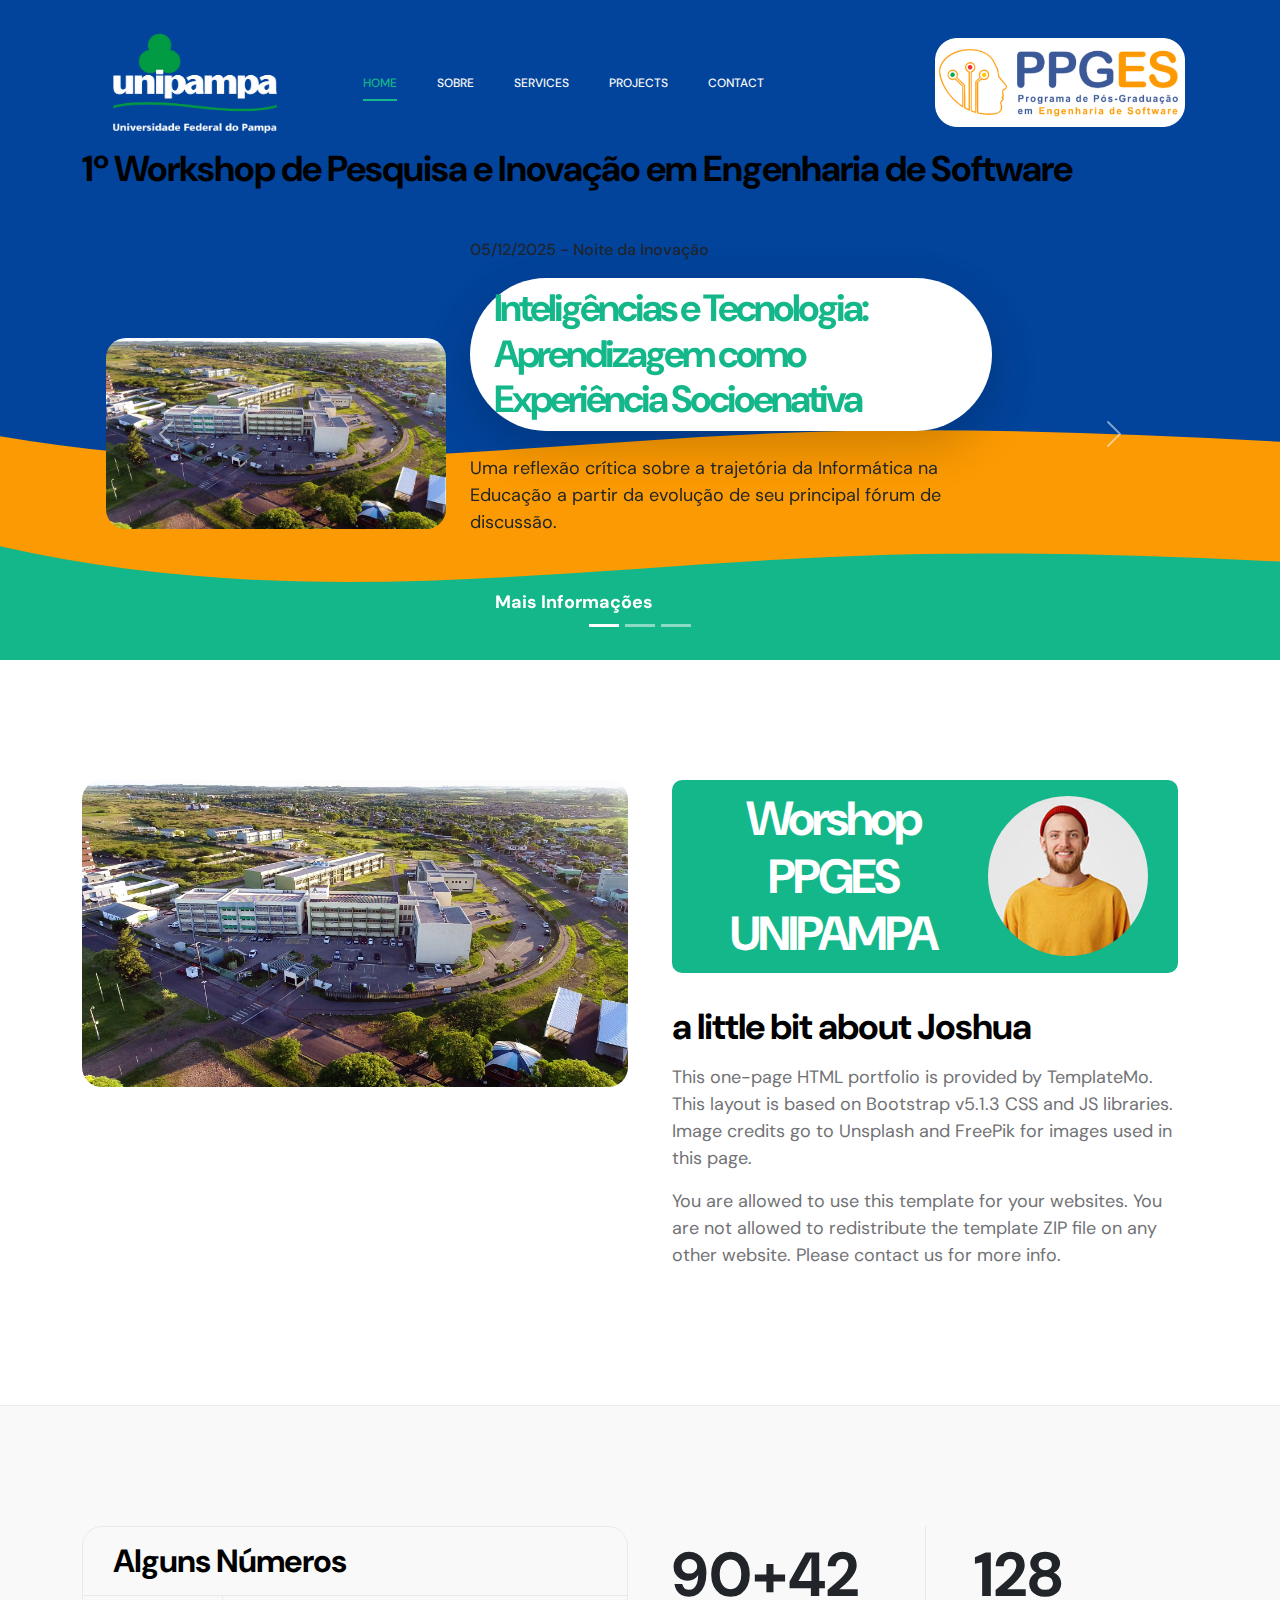
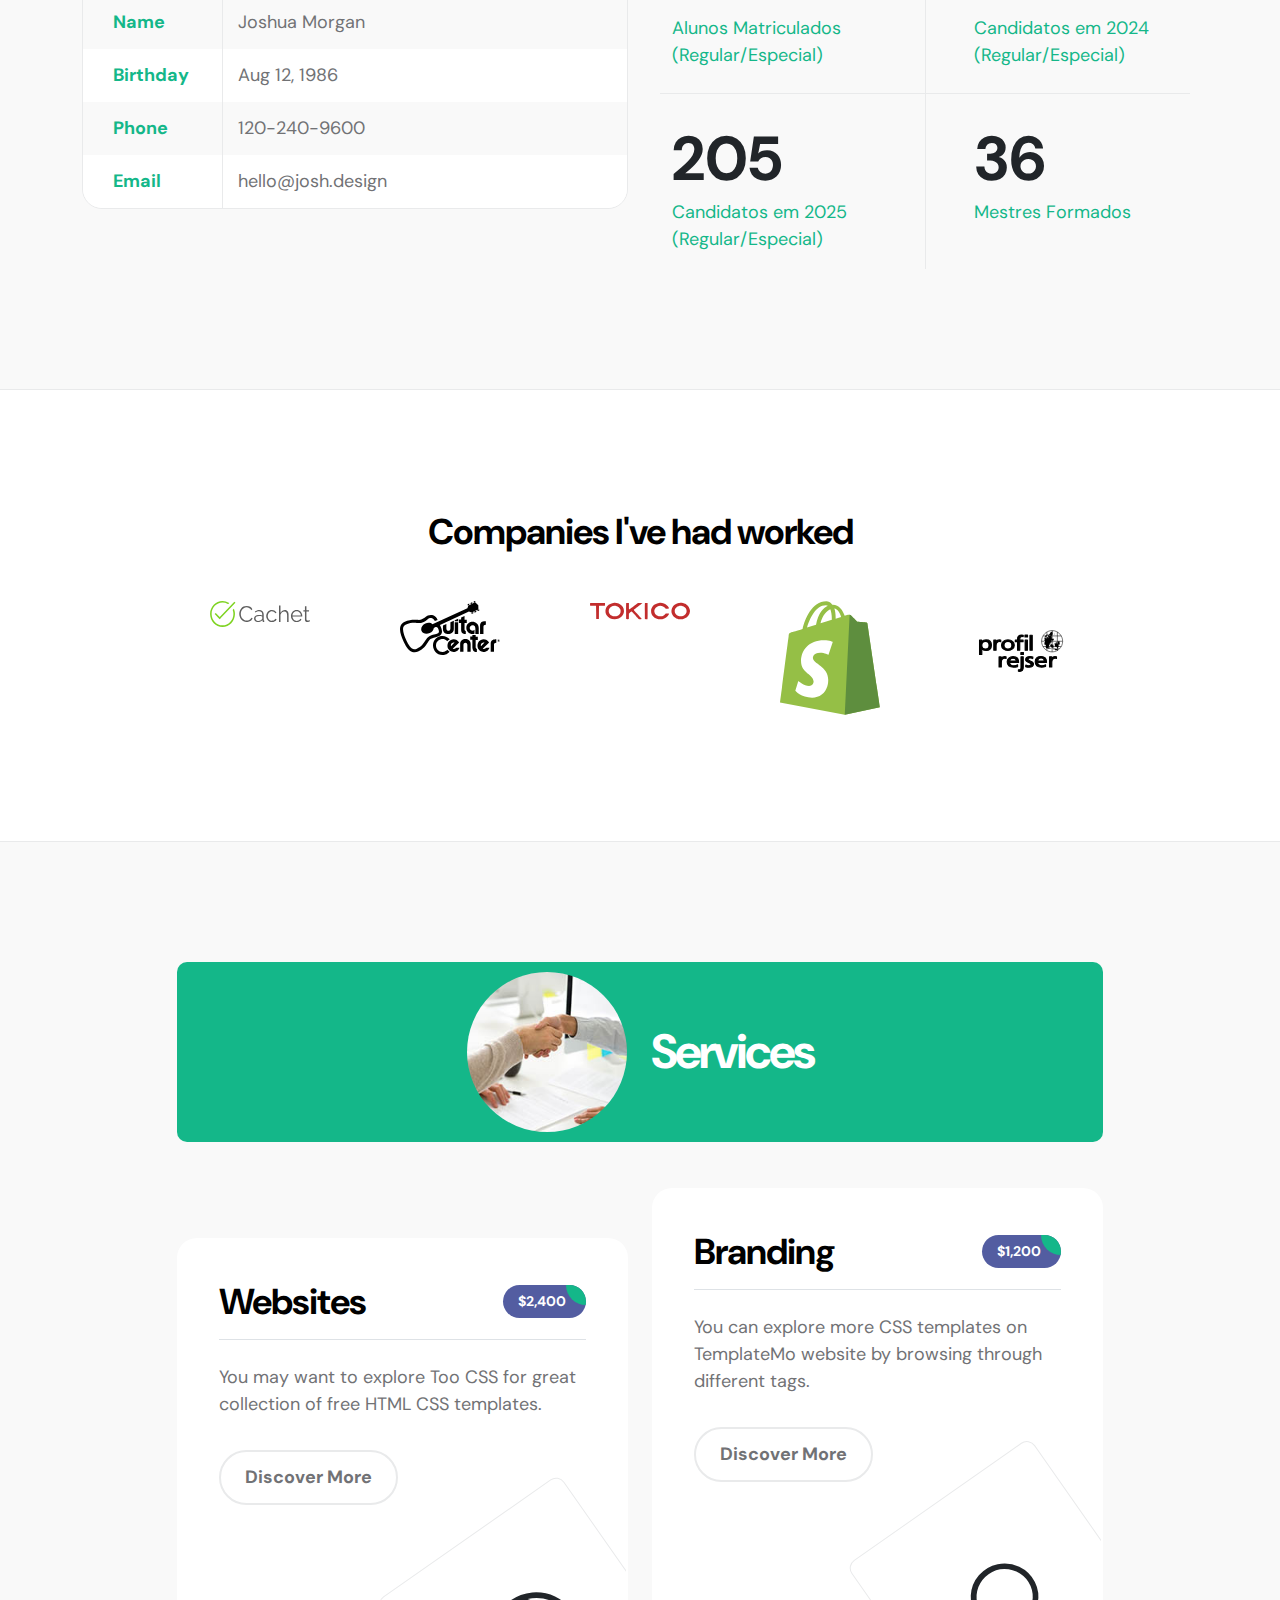
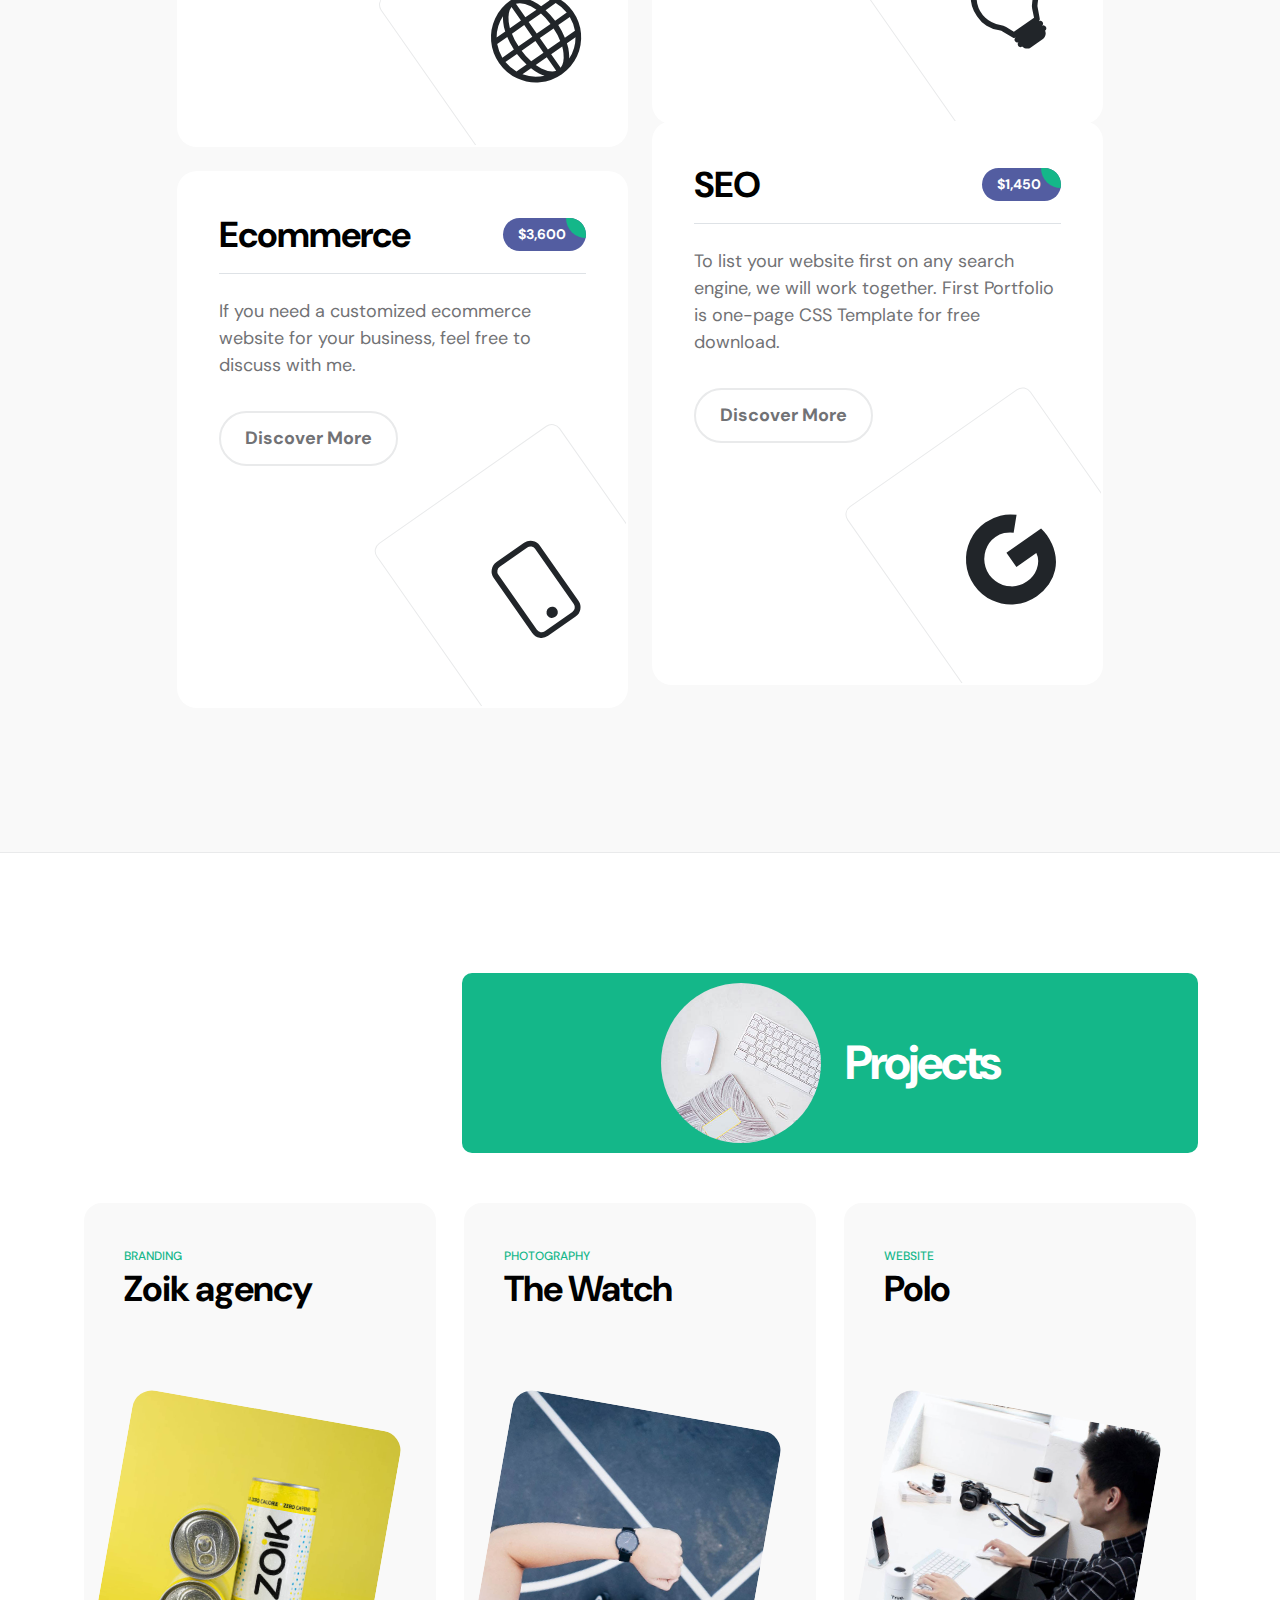
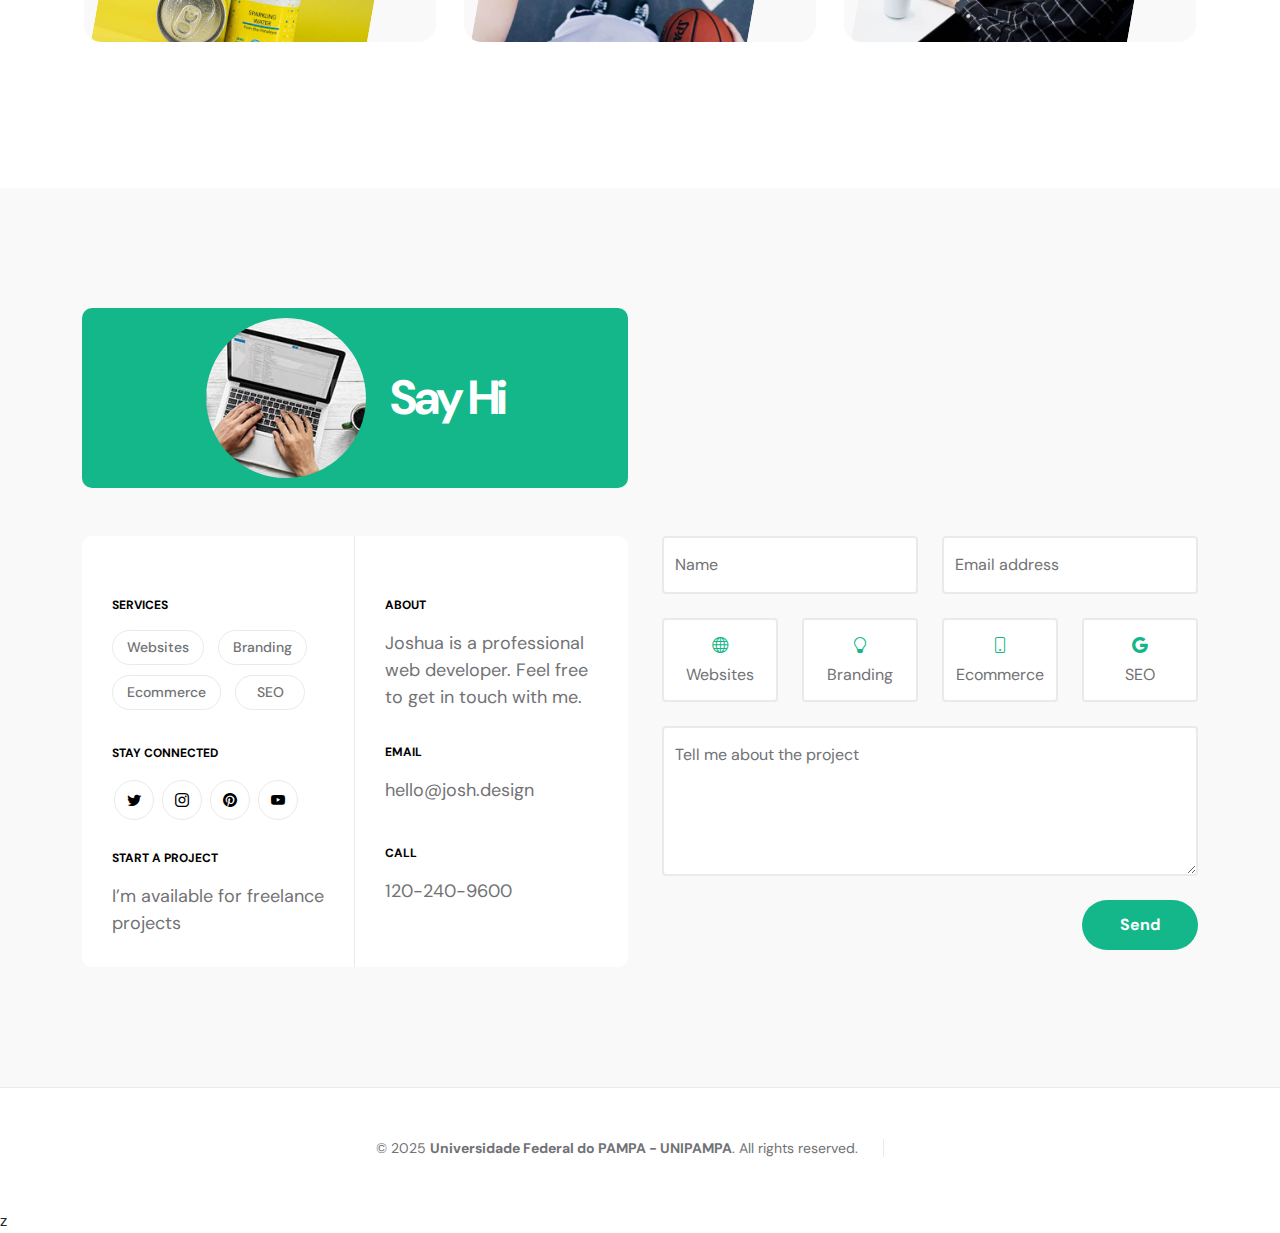
<file: index.html>
<!doctype html>
<html lang="en">
<head>
    <meta charset="utf-8">
    <meta name="viewport" content="width=device-width, initial-scale=1">

    <meta name="description" content="">
    <meta name="author" content="TemplateMo">

    <title>Workshop - Unipampa</title>

    <!-- CSS FILES -->
    <link rel="preconnect" href="https://fonts.googleapis.com">

    <link rel="preconnect" href="https://fonts.gstatic.com" crossorigin>

    <link href="https://fonts.googleapis.com/css2?family=DM+Sans:wght@400;500;700&display=swap" rel="stylesheet">

    <link href="css/bootstrap.min.css" rel="stylesheet">

    <link href="css/bootstrap-icons.css" rel="stylesheet">

    <link href="css/magnific-popup.css" rel="stylesheet">

    <link href="css/templatemo-first-portfolio-style.css" rel="stylesheet">

    <!--

    TemplateMo 578 First Portfolio

    https://templatemo.com/tm-578-first-portfolio

    -->
</head>

<body>

<section class="preloader">
    <div class="spinner">
        <span class="spinner-rotate"></span>
    </div>
</section>

<nav class="navbar navbar-expand-lg">
    <div class="container">

        <button class="navbar-toggler" type="button" data-bs-toggle="collapse" data-bs-target="#navbarNav" aria-controls="navbarNav" aria-expanded="false" aria-label="Toggle navigation">
            <span class="navbar-toggler-icon"></span>
        </button>

        <a href="index.html" class="navbar-brand mx-auto mx-lg-0"><img src="images/unipampa.png" width="200px"></a>

        <div class="d-flex align-items-center d-lg-none">
            <i class="navbar-icon bi-telephone-plus me-3"></i>
            <a class="custom-btn btn" href="#section_5">
                120-240-9600
            </a>
        </div>

        <div class="collapse navbar-collapse" id="navbarNav">
            <ul class="navbar-nav ms-lg-5">
                <li class="nav-item">
                    <a class="nav-link click-scroll" href="#section_1">Home</a>
                </li>

                <li class="nav-item">
                    <a class="nav-link click-scroll" href="#section_2">Sobre</a>
                </li>

                <li class="nav-item">
                    <a class="nav-link click-scroll" href="#section_3">Services</a>
                </li>

                <li class="nav-item">
                    <a class="nav-link click-scroll" href="#section_4">Projects</a>
                </li>

                <li class="nav-item">
                    <a class="nav-link click-scroll" href="#section_5">Contact</a>
                </li>
            </ul>

            <div class="d-lg-flex align-items-center d-none ms-auto">
                <img src="images/ppges.png" width="250px">
            </div>
        </div>

    </div>
</nav>

<main>

    <section class="hero d-flex justify-content-center align-items-center" id="section_1">
        <div class="container">
            <div class="row">

                <div class="col-lg-12 col-12">
                    <div class="hero-text">

                        <h3 class="mb-4">1º Workshop de Pesquisa e Inovação em Engenharia de Software</h3>
                        <div id="workshopCarousel" class="carousel slide" data-bs-ride="carousel">

                            <div class="carousel-indicators">
                                <button type="button" data-bs-target="#workshopCarousel" data-bs-slide-to="0" class="active" aria-current="true" aria-label="Slide 1"></button>
                                <button type="button" data-bs-target="#workshopCarousel" data-bs-slide-to="1" aria-label="Slide 2"></button>
                                <button type="button" data-bs-target="#workshopCarousel" data-bs-slide-to="2" aria-label="Slide 3"></button>
                            </div>

                            <div class="carousel-inner">
                                <div class="carousel-item active">
                                    <div class="row align-items-center p-4">

                                        <div class="col-lg-4 col-md-4 col-12 text-center">
                                            <img src="images/Unipampa.jpg" class="about-image img-fluid" alt="Logo Unipampa" style="max-height: 350px; width: auto;">
                                        </div>

                                        <div class="col-lg-6 col-md-6 col-12">
                                            <span class="text-secondary mb-3 d-block" style="color: var(--ppges-blue-color) !important; font-weight: 500;">05/12/2025 - Noite da Inovação</span>
                                            <h2 class="mb-4">Inteligências e Tecnologia: Aprendizagem como Experiência Socioenativa</h2>
                                            <p class="mb-4" style="color: var(--ppges-blue-color)">Uma reflexão crítica sobre a trajetória da Informática na Educação a partir da evolução de seu principal fórum de discussão.</p>
                                            <a href="#" class="btn custom-btn smoothscroll mt-3" style="background-color: var(--ppges-orange-color); color: white;">Mais Informações</a>
                                        </div>

                                    </div>
                                </div>

                                <div class="carousel-item">
                                    <div class="row align-items-center p-4">

                                        <div class="col-lg-4 col-md-4 col-12 text-center">
                                            <img src="images/Unipampa.jpg" class="about-image img-fluid" alt="Logo Unipampa" style="max-height: 350px; width: auto;">
                                        </div>

                                        <div class="col-lg-6 col-md-6 col-12">
                                            <span class="text-secondary mb-3 d-block" style="color: var(--ppges-blue-color) !important; font-weight: 500;">05/12/2025 - Noite da Inovação</span>
                                            <h2 class="mb-4">Inteligências e Tecnologia: Aprendizagem como Experiência Socioenativa</h2>
                                            <p class="mb-4" style="color: var(--ppges-blue-color)">Uma reflexão crítica sobre a trajetória da Informática na Educação a partir da evolução de seu principal fórum de discussão.</p>
                                            <a href="#" class="btn custom-btn smoothscroll mt-3" style="background-color: var(--ppges-orange-color); color: white;">Mais Informações</a>
                                        </div>
                                    </div>
                                </div>

                                <div class="carousel-item">
                                    <div class="row align-items-center p-4">

                                        <div class="col-lg-4 col-md-4 col-12 text-center">
                                            <img src="images/Unipampa.jpg" class="about-image img-fluid" alt="Logo Unipampa" style="max-height: 350px; width: auto;">
                                        </div>

                                        <div class="col-lg-6 col-md-6 col-12">
                                            <span class="text-secondary mb-3 d-block" style="color: var(--ppges-blue-color) !important; font-weight: 500;">05/12/2025 - Noite da Inovação</span>
                                            <h2 class="mb-4">Inteligências e Tecnologia: Aprendizagem como Experiência Socioenativa</h2>
                                            <p class="mb-4" style="color: var(--ppges-blue-color)">Uma reflexão crítica sobre a trajetória da Informática na Educação a partir da evolução de seu principal fórum de discussão.</p>
                                            <a href="#" class="btn custom-btn smoothscroll mt-3" style="background-color: var(--ppges-orange-color); color: white;">Mais Informações</a>
                                        </div>
                                    </div>
                                </div>
                            </div>

                            <button class="carousel-control-prev" type="button" data-bs-target="#workshopCarousel" data-bs-slide="prev">
                                <span class="carousel-control-prev-icon" aria-hidden="true"></span>
                                <span class="visually-hidden">Anterior</span>
                            </button>
                            <button class="carousel-control-next" type="button" data-bs-target="#workshopCarousel" data-bs-slide="next">
                                <span class="carousel-control-next-icon" aria-hidden="true"></span>
                                <span class="visually-hidden">Próximo</span>
                            </button>
                        </div>
                    </div>

                </div>
            </div>
        </div>




        <svg xmlns="http://www.w3.org/2000/svg" xmlns:xlink="http://www.w3.org/1999/xlink" width="5500" zoomAndPan="magnify" viewBox="300 50 4125 525.000007" height="700" preserveAspectRatio="xMidYMid meet" version="1.0"><defs><clipPath id="cc33b35b61"><path d="M 3.921875 0 L 1952.191406 0 L 1952.191406 520 L 3.921875 520 Z M 3.921875 0 " clip-rule="nonzero"/></clipPath><clipPath id="beae816699"><path d="M -399.277344 -602.007812 L 2809.46875 -857.089844 L 2913.160156 447.304688 L -295.585938 702.382812 Z M -399.277344 -602.007812 " clip-rule="nonzero"/></clipPath><clipPath id="abb893d1ee"><path d="M 1708 0 L 4121 0 L 4121 523 L 1708 523 Z M 1708 0 " clip-rule="nonzero"/></clipPath><clipPath id="ca3b2bf895"><path d="M 1708.125 -88.738281 L 4107.472656 -141.433594 L 4120.902344 470.003906 L 1721.550781 522.699219 Z M 1708.125 -88.738281 " clip-rule="nonzero"/></clipPath><clipPath id="d38355faf5"><path d="M 0.0351562 0 L 2412.957031 0 L 2412.957031 520 L 0.0351562 520 Z M 0.0351562 0 " clip-rule="nonzero"/></clipPath><clipPath id="7c4eb0dfb3"><path d="M 0.125 -88.738281 L 2399.472656 -141.433594 L 2412.902344 470.003906 L 13.550781 522.699219 Z M 0.125 -88.738281 " clip-rule="nonzero"/></clipPath><clipPath id="dac9ed48c2"><path d="M 2487.441406 -825.039062 L -1209.660156 -1037.375 L -1296.023438 466.277344 L 2401.082031 678.613281 Z M 2487.441406 -825.039062 " clip-rule="nonzero"/></clipPath><clipPath id="6a54cc6b47"><rect x="0" width="2413" y="0" height="523"/></clipPath><clipPath id="222cb4a9da"><path d="M 3.921875 0 L 1899.789062 0 L 1899.789062 422 L 3.921875 422 Z M 3.921875 0 " clip-rule="nonzero"/></clipPath><clipPath id="8e57b9a986"><path d="M -451.679688 -700.015625 L 2757.066406 -955.097656 L 2860.761719 349.296875 L -347.984375 604.375 Z M -451.679688 -700.015625 " clip-rule="nonzero"/></clipPath><clipPath id="12a6fc779f"><path d="M 1655 0 L 4069 0 L 4069 425 L 1655 425 Z M 1655 0 " clip-rule="nonzero"/></clipPath><clipPath id="1697527819"><path d="M 1655.722656 -186.746094 L 4055.074219 -239.4375 L 4068.503906 372 L 1669.152344 424.691406 Z M 1655.722656 -186.746094 " clip-rule="nonzero"/></clipPath><clipPath id="938890f363"><path d="M 0.574219 0 L 2413.738281 0 L 2413.738281 422 L 0.574219 422 Z M 0.574219 0 " clip-rule="nonzero"/></clipPath><clipPath id="c47af3c4d7"><path d="M 0.722656 -186.746094 L 2400.074219 -239.4375 L 2413.503906 372 L 14.152344 424.691406 Z M 0.722656 -186.746094 " clip-rule="nonzero"/></clipPath><clipPath id="d3db22ff8d"><path d="M 2488.042969 -923.046875 L -1209.0625 -1135.382812 L -1295.421875 368.269531 L 2401.683594 580.609375 Z M 2488.042969 -923.046875 " clip-rule="nonzero"/></clipPath><clipPath id="28b4b7d4dc"><rect x="0" width="2414" y="0" height="425"/></clipPath></defs><g clip-path="url(#cc33b35b61)"><g clip-path="url(#beae816699)"><path fill="#fb9a02" d="M -235.0625 -372.96875 C -320.695312 -276.367188 -362.714844 -142.496094 -347.632812 -14.28125 C -327.820312 153.992188 -213.308594 301.8125 -68.171875 389.238281 C 76.964844 476.667969 249.523438 509.390625 418.921875 512.625 C 564.460938 515.394531 709.558594 497.617188 855.015625 492.1875 C 1132.503906 481.808594 1409.695312 516.351562 1687.339844 519.507812 C 1964.984375 522.660156 2251.167969 491.84375 2496.191406 361.21875 C 2575.542969 318.914062 2650.546875 265.652344 2706.371094 195.199219 C 2829.402344 40.023438 2843.128906 -173.171875 2839.738281 -371.144531 C 2838.09375 -466.136719 2832.304688 -565.839844 2782.433594 -646.726562 C 2724.140625 -741.304688 2613.644531 -793.699219 2503.566406 -808.683594 C 2393.492188 -823.667969 2281.90625 -806.355469 2172.011719 -790.058594 C 1827.949219 -739.035156 1482.535156 -697.613281 1136.675781 -660.992188 C 965.441406 -642.867188 794.125 -625.722656 622.722656 -609.558594 C 465.746094 -594.582031 286.4375 -601.5625 134.539062 -558.84375 C 1.859375 -521.527344 -140.699219 -479.402344 -235.0625 -372.96875 Z M -235.0625 -372.96875 " fill-opacity="1" fill-rule="nonzero"/></g></g><g clip-path="url(#abb893d1ee)"><g clip-path="url(#ca3b2bf895)"><g transform="matrix(1, 0, 0, 1, 1708, 0.000000000000109615)"><g clip-path="url(#6a54cc6b47)"><g clip-path="url(#d38355faf5)"><g clip-path="url(#7c4eb0dfb3)"><g clip-path="url(#dac9ed48c2)"><path fill="#fb9a02" d="M 2304.347656 -557.445312 C 2405.28125 -448.496094 2456.996094 -295.582031 2442.886719 -147.726562 C 2424.347656 46.328125 2296.371094 219.246094 2131.640625 323.472656 C 1966.910156 427.695312 1769.257812 469.695312 1574.496094 477.691406 C 1407.164062 484.554688 1239.820312 467.773438 1072.378906 465.203125 C 752.941406 460.273438 434.988281 507.007812 115.714844 517.648438 C -203.554688 528.292969 -533.507812 500.074219 -818.632812 356.015625 C -910.972656 309.363281 -998.59375 249.996094 -1064.582031 170.371094 C -1210.011719 -5.007812 -1231.1875 -249.882812 -1232.285156 -477.675781 C -1232.796875 -586.980469 -1228.652344 -701.808594 -1173.335938 -796.105469 C -1108.675781 -906.359375 -982.90625 -969.417969 -856.671875 -989.433594 C -730.4375 -1009.449219 -601.65625 -992.355469 -474.839844 -976.386719 C -77.808594 -926.390625 320.539062 -887.46875 719.277344 -854.085938 C 916.691406 -837.5625 1114.175781 -822.171875 1311.734375 -807.910156 C 1492.667969 -794.644531 1698.734375 -807.207031 1874.527344 -761.910156 C 2028.078125 -722.335938 2193.121094 -677.484375 2304.347656 -557.445312 Z M 2304.347656 -557.445312 " fill-opacity="1" fill-rule="nonzero"/></g></g></g></g></g></g></g><g clip-path="url(#222cb4a9da)"><g clip-path="url(#8e57b9a986)"><path fill="#02439b" d="M -287.464844 -470.972656 C -373.097656 -374.375 -415.117188 -240.503906 -400.035156 -112.289062 C -380.222656 55.984375 -265.710938 203.804688 -120.570312 291.234375 C 24.566406 378.660156 197.121094 411.382812 366.519531 414.617188 C 512.0625 417.386719 657.15625 399.609375 802.613281 394.179688 C 1080.105469 383.800781 1357.296875 418.34375 1634.9375 421.5 C 1912.582031 424.652344 2198.765625 393.839844 2443.789062 263.210938 C 2523.140625 220.910156 2598.148438 167.648438 2653.972656 97.195312 C 2777.003906 -57.980469 2790.730469 -271.179688 2787.335938 -469.148438 C 2785.695312 -564.144531 2779.902344 -663.847656 2730.035156 -744.734375 C 2671.742188 -839.308594 2561.242188 -891.703125 2451.167969 -906.691406 C 2341.089844 -921.675781 2229.507812 -904.363281 2119.609375 -888.066406 C 1775.550781 -837.042969 1430.136719 -795.621094 1084.273438 -758.996094 C 913.042969 -740.875 741.726562 -723.730469 570.324219 -707.566406 C 413.34375 -692.585938 234.039062 -699.570312 82.140625 -656.851562 C -50.539062 -619.535156 -193.101562 -577.40625 -287.464844 -470.972656 Z M -287.464844 -470.972656 " fill-opacity="1" fill-rule="nonzero"/></g></g><g clip-path="url(#12a6fc779f)"><g clip-path="url(#1697527819)"><g transform="matrix(1, 0, 0, 1, 1655, 0.000000000000109615)"><g clip-path="url(#28b4b7d4dc)"><g clip-path="url(#938890f363)"><g clip-path="url(#c47af3c4d7)"><g clip-path="url(#d3db22ff8d)"><path fill="#02439b" d="M 2304.945312 -655.453125 C 2405.882812 -546.503906 2457.597656 -393.585938 2443.484375 -245.730469 C 2424.949219 -51.679688 2296.96875 121.238281 2132.238281 225.464844 C 1967.507812 329.6875 1769.855469 371.6875 1575.09375 379.683594 C 1407.761719 386.546875 1240.421875 369.765625 1072.976562 367.195312 C 753.542969 362.269531 435.585938 409 116.316406 419.644531 C -202.957031 430.285156 -532.90625 402.070312 -818.035156 258.011719 C -910.375 211.355469 -997.992188 151.988281 -1063.980469 72.363281 C -1209.414062 -103.015625 -1230.585938 -347.890625 -1231.6875 -575.683594 C -1232.195312 -684.988281 -1228.054688 -799.816406 -1172.738281 -894.113281 C -1108.078125 -1004.367188 -982.304688 -1067.425781 -856.070312 -1087.441406 C -729.839844 -1107.457031 -601.054688 -1090.363281 -474.242188 -1074.394531 C -77.207031 -1024.398438 321.140625 -985.476562 719.878906 -952.089844 C 917.289062 -935.570312 1114.773438 -920.179688 1312.332031 -905.914062 C 1493.269531 -892.652344 1699.332031 -905.214844 1875.128906 -859.914062 C 2028.679688 -820.34375 2193.71875 -775.492188 2304.945312 -655.453125 Z M 2304.945312 -655.453125 " fill-opacity="1" fill-rule="nonzero"/></g></g></g></g></g></g></g></svg>
        <!--svg xmlns="http://www.w3.org/2000/svg" viewBox="0 0 1440 320"><path fill="#02449b" fill-opacity="1" d="M0,160L24,160C48,160,96,160,144,138.7C192,117,240,75,288,64C336,53,384,75,432,106.7C480,139,528,181,576,208C624,235,672,245,720,240C768,235,816,213,864,186.7C912,160,960,128,1008,133.3C1056,139,1104,181,1152,202.7C1200,224,1248,224,1296,197.3C1344,171,1392,117,1416,90.7L1440,64L1440,0L1416,0C1392,0,1344,0,1296,0C1248,0,1200,0,1152,0C1104,0,1056,0,1008,0C960,0,912,0,864,0C816,0,768,0,720,0C672,0,624,0,576,0C528,0,480,0,432,0C384,0,336,0,288,0C240,0,192,0,144,0C96,0,48,0,24,0L0,0Z"></path></svg--!>
    </section>


    <section class="about section-padding" id="section_2">
        <div class="container">
            <div class="row">

                <div class="col-lg-6 col-12">
                    <img src="images/Unipampa.jpg" class="about-image img-fluid" alt="">
                </div>

                <div class="col-lg-6 col-12 mt-5 mt-lg-0">
                    <div class="about-thumb">

                        <div class="section-title-wrap d-flex justify-content-end align-items-center mb-4">
                            <h2 class="text-white me-4 mb-0"><center>Worshop<br>PPGES UNIPAMPA</center></h2>

                            <img src="images/happy-bearded-young-man.jpg" class="avatar-image img-fluid" alt="">
                        </div>

                        <h3 class="pt-2 mb-3">a little bit about Joshua</h3>

                        <p>This one-page HTML portfolio is provided by <a href="https://templatemo.com" target="_blank">TemplateMo</a>. This layout is based on Bootstrap v5.1.3 CSS and JS libraries. Image credits go to <a href="https://unsplash.com" target="_blank">Unsplash</a> and <a href="https://freepik.com" target="_blank">FreePik</a> for images used in this page.</p>

                        <p>You are allowed to use this template for your websites. You are not allowed to redistribute the template ZIP file on any other website. Please <a href="https://templatemo.com/contact" target="_blank">contact us</a> for more info.</p>
                    </div>
                </div>

            </div>
        </div>
    </section>

    <section class="featured section-padding">
        <div class="container">
            <div class="row">

                <div class="col-lg-6 col-12">
                    <div class="profile-thumb">
                        <div class="profile-title">
                            <h4 class="mb-0">Alguns Números</h4>
                        </div>

                        <div class="profile-body">
                            <p>
                                <span class="profile-small-title">Name</span>
                                <span>Joshua Morgan</span>
                            </p>

                            <p>
                                <span class="profile-small-title">Birthday</span>
                                <span>Aug 12, 1986</span>
                            </p>

                            <p>
                                <span class="profile-small-title">Phone</span>
                                <span><a href="tel: 305-240-9671">120-240-9600</a></span>
                            </p>

                            <p>
                                <span class="profile-small-title">Email</span>
                                <span><a href="mailto:hello@josh.design">hello@josh.design</a></span>
                            </p>
                        </div>
                    </div>
                </div>

                <div class="col-lg-6 col-12 mt-5 mt-lg-0">
                    <div class="about-thumb">
                        <div class="row">
                            <div class="col-lg-6 col-6 featured-border-bottom py-2">
                                <strong class="featured-numbers">90+42</strong>

                                <p class="featured-text">Alunos Matriculados <br>(Regular/Especial)</p>
                            </div>

                            <div class="col-lg-6 col-6 featured-border-start featured-border-bottom ps-5 py-2">
                                <strong class="featured-numbers">128</strong>

                                <p class="featured-text">Candidatos em 2024<br>(Regular/Especial)</p>
                            </div>

                            <div class="col-lg-6 col-6 pt-4">
                                <strong class="featured-numbers">205</strong>

                                <p class="featured-text">Candidatos em 2025<br>(Regular/Especial)</p>
                            </div>

                            <div class="col-lg-6 col-6 featured-border-start ps-5 pt-4">
                                <strong class="featured-numbers">36</strong>

                                <p class="featured-text">Mestres Formados</p>
                            </div>
                        </div>
                    </div>
                </div>

            </div>
        </div>
    </section>


    <section class="clients section-padding">
        <div class="container">
            <div class="row align-items-center">

                <div class="col-lg-12 col-12">
                    <h3 class="text-center mb-5">Companies I've had worked</h3>
                </div>

                <div class="col-lg-2 col-4 ms-auto clients-item-height">
                    <img src="images/clients/cachet.svg" class="clients-image img-fluid" alt="">
                </div>

                <div class="col-lg-2 col-4 clients-item-height">
                    <img src="images/clients/guitar-center.svg" class="clients-image img-fluid" alt="">
                </div>

                <div class="col-lg-2 col-4 clients-item-height">
                    <img src="images/clients/tokico.svg" class="clients-image img-fluid" alt="">
                </div>

                <div class="col-lg-2 col-4 clients-item-height">
                    <img src="images/clients/shopify.svg" class="clients-image img-fluid" alt="">
                </div>

                <div class="col-lg-2 col-4 me-auto clients-item-height">
                    <img src="images/clients/profil-rejser.svg" class="clients-image img-fluid" alt="">
                </div>

            </div>
        </div>
    </section>


    <section class="services section-padding" id="section_3">
        <div class="container">
            <div class="row">

                <div class="col-lg-10 col-12 mx-auto">
                    <div class="section-title-wrap d-flex justify-content-center align-items-center mb-5">
                        <img src="images/handshake-man-woman-after-signing-business-contract-closeup.jpg" class="avatar-image img-fluid" alt="">

                        <h2 class="text-white ms-4 mb-0">Services</h2>
                    </div>

                    <div class="row pt-lg-5">
                        <div class="col-lg-6 col-12">
                            <div class="services-thumb">
                                <div class="d-flex flex-wrap align-items-center border-bottom mb-4 pb-3">
                                    <h3 class="mb-0">Websites</h3>

                                    <div class="services-price-wrap ms-auto">
                                        <p class="services-price-text mb-0">$2,400</p>
                                        <div class="services-price-overlay"></div>
                                    </div>
                                </div>

                                <p>You may want to explore Too CSS for great collection of free HTML CSS templates.</p>

                                <a href="#" class="custom-btn custom-border-btn btn mt-3">Discover More</a>

                                <div class="services-icon-wrap d-flex justify-content-center align-items-center">
                                    <i class="services-icon bi-globe"></i>
                                </div>
                            </div>
                        </div>

                        <div class="col-lg-6 col-12">
                            <div class="services-thumb services-thumb-up">
                                <div class="d-flex flex-wrap align-items-center border-bottom mb-4 pb-3">
                                    <h3 class="mb-0">Branding</h3>

                                    <div class="services-price-wrap ms-auto">
                                        <p class="services-price-text mb-0">$1,200</p>
                                        <div class="services-price-overlay"></div>
                                    </div>
                                </div>

                                <p>You can explore more CSS templates on TemplateMo website by browsing through different tags.</p>

                                <a href="#" class="custom-btn custom-border-btn btn mt-3">Discover More</a>

                                <div class="services-icon-wrap d-flex justify-content-center align-items-center">
                                    <i class="services-icon bi-lightbulb"></i>
                                </div>
                            </div>
                        </div>

                        <div class="col-lg-6 col-12">
                            <div class="services-thumb">
                                <div class="d-flex flex-wrap align-items-center border-bottom mb-4 pb-3">
                                    <h3 class="mb-0">Ecommerce</h3>

                                    <div class="services-price-wrap ms-auto">
                                        <p class="services-price-text mb-0">$3,600</p>
                                        <div class="services-price-overlay"></div>
                                    </div>
                                </div>

                                <p>If you need a customized ecommerce website for your business, feel free to discuss with me.</p>

                                <a href="#" class="custom-btn custom-border-btn btn mt-3">Discover More</a>

                                <div class="services-icon-wrap d-flex justify-content-center align-items-center">
                                    <i class="services-icon bi-phone"></i>
                                </div>
                            </div>
                        </div>

                        <div class="col-lg-6 col-12">
                            <div class="services-thumb services-thumb-up">
                                <div class="d-flex flex-wrap align-items-center border-bottom mb-4 pb-3">
                                    <h3 class="mb-0">SEO</h3>

                                    <div class="services-price-wrap ms-auto">
                                        <p class="services-price-text mb-0">$1,450</p>
                                        <div class="services-price-overlay"></div>
                                    </div>
                                </div>

                                <p>To list your website first on any search engine, we will work together. First Portfolio is one-page CSS Template for free download.</p>

                                <a href="#" class="custom-btn custom-border-btn btn mt-3">Discover More</a>

                                <div class="services-icon-wrap d-flex justify-content-center align-items-center">
                                    <i class="services-icon bi-google"></i>
                                </div>
                            </div>
                        </div>
                    </div>
                </div>
            </div>
        </div>
    </section>


    <section class="projects section-padding" id="section_4">
        <div class="container">
            <div class="row">

                <div class="col-lg-8 col-md-8 col-12 ms-auto">
                    <div class="section-title-wrap d-flex justify-content-center align-items-center mb-4">
                        <img src="images/white-desk-work-study-aesthetics.jpg" class="avatar-image img-fluid" alt="">

                        <h2 class="text-white ms-4 mb-0">Projects</h2>
                    </div>
                </div>

                <div class="clearfix"></div>

                <div class="col-lg-4 col-md-6 col-12">
                    <div class="projects-thumb">
                        <div class="projects-info">
                            <small class="projects-tag">Branding</small>

                            <h3 class="projects-title">Zoik agency</h3>
                        </div>

                        <a href="images/projects/nikhil-KO4io-eCAXA-unsplash.jpg" class="popup-image">
                            <img src="images/projects/nikhil-KO4io-eCAXA-unsplash.jpg" class="projects-image img-fluid" alt="">
                        </a>
                    </div>
                </div>

                <div class="col-lg-4 col-md-6 col-12">
                    <div class="projects-thumb">
                        <div class="projects-info">
                            <small class="projects-tag">Photography</small>

                            <h3 class="projects-title">The Watch</h3>
                        </div>

                        <a href="images/projects/the-5th-IQYR7N67dhM-unsplash.jpg" class="popup-image">
                            <img src="images/projects/the-5th-IQYR7N67dhM-unsplash.jpg" class="projects-image img-fluid" alt="">
                        </a>
                    </div>
                </div>

                <div class="col-lg-4 col-md-6 col-12">
                    <div class="projects-thumb">
                        <div class="projects-info">
                            <small class="projects-tag">Website</small>

                            <h3 class="projects-title">Polo</h3>
                        </div>

                        <a href="images/projects/true-agency-9Bjog5FZ-oc-unsplash.jpg" class="popup-image">
                            <img src="images/projects/true-agency-9Bjog5FZ-oc-unsplash.jpg" class="projects-image img-fluid" alt="">
                        </a>
                    </div>
                </div>

            </div>
        </div>
    </section>

    <section class="contact section-padding" id="section_5">
        <div class="container">
            <div class="row">

                <div class="col-lg-6 col-md-8 col-12">
                    <div class="section-title-wrap d-flex justify-content-center align-items-center mb-5">
                        <img src="images/aerial-view-man-using-computer-laptop-wooden-table.jpg" class="avatar-image img-fluid" alt="">

                        <h2 class="text-white ms-4 mb-0">Say Hi</h2>
                    </div>
                </div>

                <div class="clearfix"></div>

                <div class="col-lg-3 col-md-6 col-12 pe-lg-0">
                    <div class="contact-info contact-info-border-start d-flex flex-column">
                        <strong class="site-footer-title d-block mb-3">Services</strong>

                        <ul class="footer-menu">
                            <li class="footer-menu-item"><a href="#" class="footer-menu-link">Websites</a></li>

                            <li class="footer-menu-item"><a href="#" class="footer-menu-link">Branding</a></li>

                            <li class="footer-menu-item"><a href="#" class="footer-menu-link">Ecommerce</a></li>

                            <li class="footer-menu-item"><a href="#" class="footer-menu-link">SEO</a></li>
                        </ul>

                        <strong class="site-footer-title d-block mt-4 mb-3">Stay connected</strong>

                        <ul class="social-icon">
                            <li class="social-icon-item"><a href="https://twitter.com/minthu" class="social-icon-link bi-twitter"></a></li>

                            <li class="social-icon-item"><a href="#" class="social-icon-link bi-instagram"></a></li>

                            <li class="social-icon-item"><a href="#" class="social-icon-link bi-pinterest"></a></li>

                            <li class="social-icon-item"><a href="https://www.youtube.com/templatemo" class="social-icon-link bi-youtube"></a></li>
                        </ul>

                        <strong class="site-footer-title d-block mt-4 mb-3">Start a project</strong>

                        <p class="mb-0">I’m available for freelance projects</p>
                    </div>
                </div>

                <div class="col-lg-3 col-md-6 col-12 ps-lg-0">
                    <div class="contact-info d-flex flex-column">
                        <strong class="site-footer-title d-block mb-3">About</strong>

                        <p class="mb-2">
                            Joshua is a professional web developer. Feel free to get in touch with me.
                        </p>

                        <strong class="site-footer-title d-block mt-4 mb-3">Email</strong>

                        <p>
                            <a href="mailto:hello@josh.design">
                                hello@josh.design
                            </a>
                        </p>

                        <strong class="site-footer-title d-block mt-4 mb-3">Call</strong>

                        <p class="mb-0">
                            <a href="tel: 120-240-9600">
                                120-240-9600
                            </a>
                        </p>
                    </div>
                </div>

                <div class="col-lg-6 col-12 mt-5 mt-lg-0">
                    <form action="#" method="get" class="custom-form contact-form" role="form">
                        <div class="row">
                            <div class="col-lg-6 col-md-6 col-12">
                                <div class="form-floating">
                                    <input type="text" name="name" id="name" class="form-control" placeholder="Name" required="">

                                    <label for="floatingInput">Name</label>
                                </div>
                            </div>

                            <div class="col-lg-6 col-md-6 col-12">
                                <div class="form-floating">
                                    <input type="email" name="email" id="email" pattern="[^ @]*@[^ @]*" class="form-control" placeholder="Email address" required="">

                                    <label for="floatingInput">Email address</label>
                                </div>
                            </div>

                            <div class="col-lg-3 col-md-6 col-6">
                                <div class="form-check form-check-inline">
                                    <input name="website" type="checkbox" class="form-check-input" id="inlineCheckbox1" value="1">

                                    <label class="form-check-label" for="inlineCheckbox1">
                                        <i class="bi-globe form-check-icon"></i>
                                        <span class="form-check-label-text">Websites</span>
                                    </label>
                                </div>
                            </div>

                            <div class="col-lg-3 col-md-6 col-6">
                                <div class="form-check form-check-inline">
                                    <input name="branding" type="checkbox" class="form-check-input" id="inlineCheckbox2" value="1">

                                    <label class="form-check-label" for="inlineCheckbox2">
                                        <i class="bi-lightbulb form-check-icon"></i>
                                        <span class="form-check-label-text">Branding</span>
                                    </label>
                                </div>
                            </div>

                            <div class="col-lg-3 col-md-6 col-6">
                                <div class="form-check form-check-inline">
                                    <input name="ecommerce" type="checkbox" class="form-check-input" id="inlineCheckbox3" value="1">

                                    <label class="form-check-label" for="inlineCheckbox3">
                                        <i class="bi-phone form-check-icon"></i>
                                        <span class="form-check-label-text">Ecommerce</span>
                                    </label>
                                </div>
                            </div>

                            <div class="col-lg-3 col-md-6 col-6">
                                <div class="form-check form-check-inline me-0">
                                    <input name="seo" type="checkbox" class="form-check-input" id="inlineCheckbox4" value="1">

                                    <label class="form-check-label" for="inlineCheckbox4">
                                        <i class="bi-google form-check-icon"></i>
                                        <span class="form-check-label-text">SEO</span>
                                    </label>
                                </div>
                            </div>

                            <div class="col-lg-12 col-12">
                                <div class="form-floating">
                                    <textarea class="form-control" id="message" name="message" placeholder="Tell me about the project"></textarea>

                                    <label for="floatingTextarea">Tell me about the project</label>
                                </div>
                            </div>

                            <div class="col-lg-3 col-12 ms-auto">
                                <button type="submit" class="form-control">Send</button>
                            </div>

                        </div>
                    </form>
                </div>

            </div>
        </div>
        </div>
    </section>

</main>

<footer class="site-footer">
    <div class="container">
        <div class="row">

            <div class="col-lg-12 col-12">
                <div class="copyright-text-wrap">
                    <p class="mb-0">
                        <span class="copyright-text">© 2025 <a href="#">Universidade Federal do PAMPA - UNIPAMPA</a>. All rights reserved.</span>

                        <a rel="sponsored" href="https://templatemo.com" target="_blank"></a>
                    </p>
                </div>
            </div>

        </div>
    </div>
</footer>

<!-- JAVASCRIPT FILES -->
<script src="js/jquery.min.js"></script>
<script src="js/bootstrap.min.js"></script>
<script src="js/jquery.sticky.js"></script>
<script src="js/click-scroll.js"></script>
<script src="js/jquery.magnific-popup.min.js"></script>
<script src="js/magnific-popup-options.js"></script>
<script src="js/custom.js"></script>

</body>
</html>z
</file>
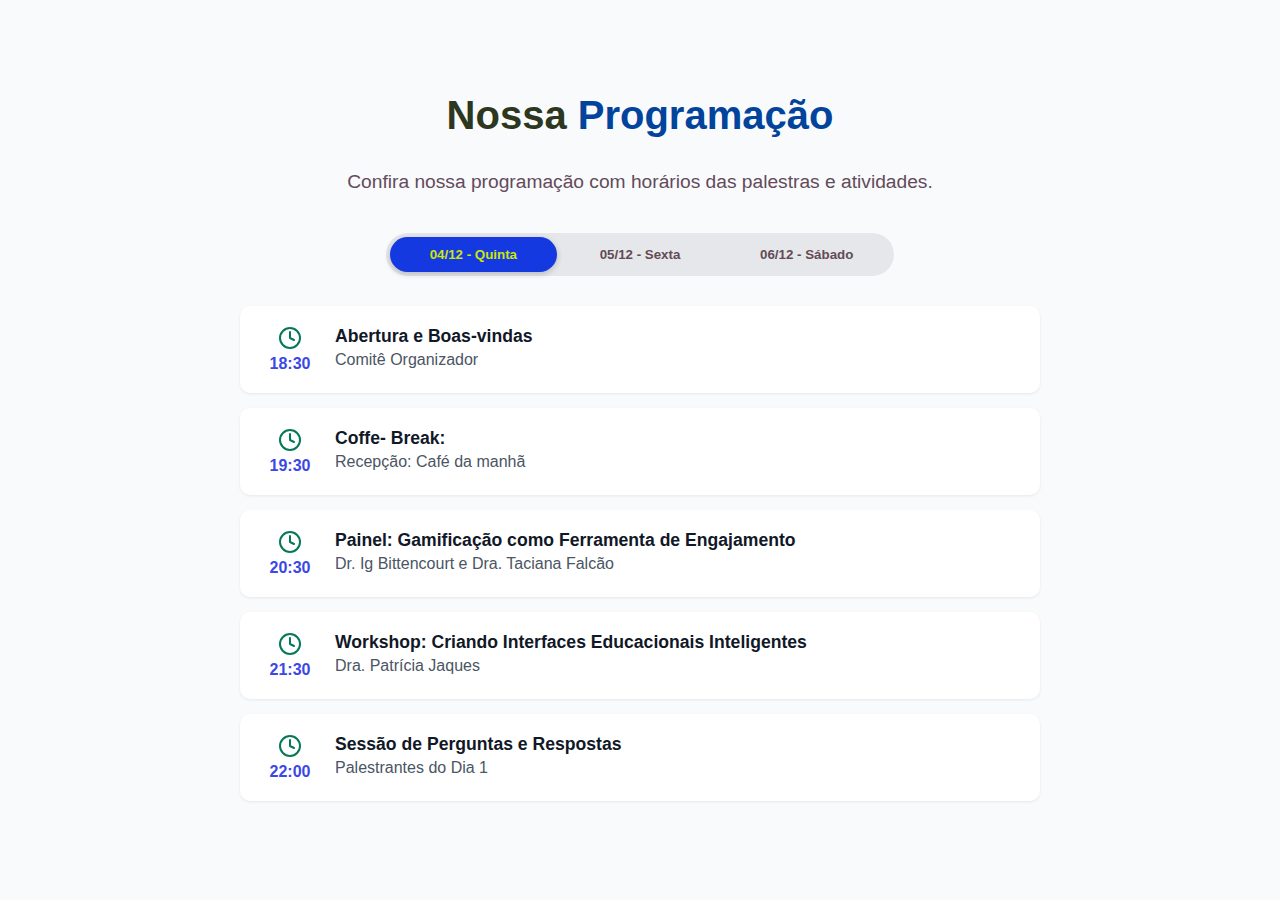
<file: schedule.html>
<!DOCTYPE html>
<html lang="pt-BR">
<head>
<meta charset="UTF-8" />
<meta name="viewport" content="width=device-width, initial-scale=1.0" />
<title>Programação do Evento</title>

<style>
  body {
    font-family: "Inter", Arial, sans-serif;
    background-color: #f9fafb;
    margin: 0;
    padding: 0;
    color: #35371f;
  }

  section {
    padding: 60px 20px;
  }

  h2 {
    text-align: center;
    font-size: 2.5rem;
    font-weight: 800;
    color: #2d371f;
  }

  h2 span {
    color: #02449b; /* azul */
  }

  p.subtitle {
    text-align: center;
    font-size: 1.2rem;
    color: #634b5c;
    margin-bottom: 40px;
  }

  .tabs {
    display: flex;
    justify-content: center;
    background-color: #e5e7eb;
    border-radius: 9999px;
    padding: 4px;
    margin: 0 auto 30px;
    max-width: 500px;
  }

  .tab {
    flex: 1;
    padding: 10px 0;
    text-align: center;
    font-weight: 600;
    border-radius: 9999px;
    background-color: transparent;
    color: #634b54;
    cursor: pointer;
    transition: all 0.3s ease;
    border: none;
  }

  .tab.active {
    background-color: #1439e0;
    color: rgb(206, 228, 7);
    box-shadow: 0 2px 6px rgba(0, 0, 0, 0.2);
  }

  .schedule {
    max-width: 800px;
    margin: 0 auto;
  }

  .event {
    display: flex;
    align-items: flex-start;
    gap: 15px;
    background-color: white;
    border-radius: 10px;
    padding: 20px;
    margin-bottom: 15px;
    box-shadow: 0 1px 3px rgba(0, 0, 0, 0.08);
    transition: box-shadow 0.2s ease;
  }

  .event:hover {
    box-shadow: 0 4px 12px rgba(0, 0, 0, 0.1);
  }

  .event-time {
    text-align: center;
    color: #3b47e6;
    font-weight: bold;
    min-width: 60px;
  }

  .event-time svg {
    display: block;
    margin: 0 auto 5px;
  }

  .event-info h3 {
    margin: 0;
    font-size: 1.1rem;
    font-weight: 700;
    color: #111827;
  }

  .event-info p {
    margin: 4px 0 0;
    color: #4b5563;
  }

  /* Fade simples na troca de abas */
  .fade {
    animation: fadeIn 0.3s ease;
  }

  @keyframes fadeIn {
    from {
      opacity: 0;
      transform: translateY(10px);
    }
    to {
      opacity: 1;
      transform: translateY(0);
    }
  }
</style>
</head>
<body>

<section id="schedule">
  <h2>Nossa <span>Programação</span></h2>
  <p class="subtitle">Confira nossa programação com horários das palestras e atividades.</p>

  <div class="tabs">
    <button class="tab active" data-day="1">04/12 - Quinta</button>
    <button class="tab" data-day="2">05/12 - Sexta</button>
    <button class="tab" data-day="3">06/12 - Sábado</button>
  </div>

  <div id="schedule-content" class="schedule fade"></div>
</section>

<script>
  const scheduleData = {
    1: [
      { time: "18:30", title: "Abertura e Boas-vindas", speaker: "Comitê Organizador" },
      { time: "19:30", title: "Coffe- Break: ", speaker: "Recepção: Café da manhã " },
      { time: "20:30", title: "Painel: Gamificação como Ferramenta de Engajamento", speaker: "Dr. Ig Bittencourt e Dra. Taciana Falcão" },
      { time: "21:30", title: "Workshop: Criando Interfaces Educacionais Inteligentes", speaker: "Dra. Patrícia Jaques" },
      { time: "22:00", title: "Sessão de Perguntas e Respostas", speaker: "Palestrantes do Dia 1" }
    ],
    2: [
      { time: "18:30", title: "Palestra: Realidade Virtual e Aumentada na Sala de Aula", speaker: "Dr. André Neves" },
      { time: "19:30", title: "Sessão Técnica: Novas Tecnologias Educacionais", speaker: "Dr. Sean Siqueira" },
      { time: "20:30", title: "Mesa Redonda: Desafios e Oportunidades na Educação Digital", speaker: "Todos os palestrantes" },
      { time: "21:30", title: "Sessão de Networking Guiado", speaker: "Comitê Organizador" }
    ],
    3: [
      { time: "09:00", title: "Sessões Técnicas", speaker: "Apresentação de trabalhos" },
      { time: "10:30", title: "Sessões paralelas de Qualificaçao", speaker: "Alunos e apresentações" },
      { time: "13:30", title: "Case Study: Implementação de Plataformas Adaptativas", speaker: "Prof. Marcos Almeida" },
      { time: "15:00", title: "Debate: Personalização do Aprendizado com IA", speaker: "Dra. Patrícia Jaques e Dr. Cristiano Maciel" }
    ],
  };

  const scheduleContainer = document.getElementById("schedule-content");
  const tabs = document.querySelectorAll(".tab");

  function renderSchedule(day) {
    const events = scheduleData[day];
    scheduleContainer.innerHTML = events
      .map(event => `
        <div class="event">
          <div class="event-time">
            <svg xmlns="http://www.w3.org/2000/svg" width="24" height="24" fill="none" stroke="#047857" stroke-width="2" stroke-linecap="round" stroke-linejoin="round" class="icon-clock">
              <circle cx="12" cy="12" r="10"></circle>
              <polyline points="12 6 12 12 16 14"></polyline>
            </svg>
            ${event.time}
          </div>
          <div class="event-info">
            <h3>${event.title}</h3>
            <p>${event.speaker}</p>
          </div>
        </div>
      `)
      .join("");
    scheduleContainer.classList.remove("fade");
    void scheduleContainer.offsetWidth; // reinicia animação
    scheduleContainer.classList.add("fade");
  }

  tabs.forEach(tab => {
    tab.addEventListener("click", () => {
      tabs.forEach(t => t.classList.remove("active"));
      tab.classList.add("active");
      const day = tab.dataset.day;
      renderSchedule(day);
    });
  });

  renderSchedule(1); // inicializa com o Dia 1
</script>
</body>
</html>
</file>
<file: css/templatemo-first-portfolio-style.css>
/*

TemplateMo 578 First Portfolio

https://templatemo.com/tm-578-first-portfolio

*/


/*---------------------------------------
  CUSTOM PROPERTIES ( VARIABLES )             
-----------------------------------------*/
:root {
  --white-color:                  #ffffff;
  --primary-color:                #535da1;
  --secondary-color:              #14B789;
  --section-bg-color:             #f9f9f9;
  --dark-color:                   #000000;
  --p-color:                      #717275;
  --border-color:                 #e9eaeb;
  --featured-border-color:        #727aab;

  --body-font-family:             'DM Sans', sans-serif;

  --h1-font-size:                 62px;
  --h2-font-size:                 48px;
  --h3-font-size:                 36px;
  --h4-font-size:                 32px;
  --h5-font-size:                 24px;
  --h6-font-size:                 22px;
  --p-font-size:                  18px;
  --menu-font-size:               12px;
  --copyright-font-size:          14px;

  --border-radius-large:          100px;
  --border-radius-medium:         20px;
  --border-radius-small:          10px;

  --font-weight-normal:           400;
  --font-weight-medium:           500;
  --font-weight-bold:             700;
}

body {
    background: var(--white-color);
    font-family: var(--body-font-family); 
}


/*---------------------------------------
  TYPOGRAPHY               
-----------------------------------------*/

h2,
h3,
h4,
h5,
h6 {
  color: var(--dark-color);
}

h1,
h2,
h3,
h4,
h5,
h6 {
  font-weight: var(--font-weight-bold);
  letter-spacing: -1px;
}

h1 {
  font-size: var(--h1-font-size);
  letter-spacing: -3px;
}

h2 {
  font-size: var(--h2-font-size);
  color: var(--secondary-color);
  letter-spacing: -3px;
}

h3 {
  font-size: var(--h3-font-size);
}

h4 {
  font-size: var(--h4-font-size);
}

h5 {
  font-size: var(--h5-font-size);
  line-height: normal;
}

h6 {
  font-size: var(--h6-font-size);
}

p {
  color: var(--p-color);
  font-size: var(--p-font-size);
  font-weight: var(--font-weight-normal);
}

ul li {
  color: var(--p-color);
  font-size: var(--p-font-size);
  font-weight: var(--font-weight-normal);
}

a, 
button {
  touch-action: manipulation;
  transition: all 0.3s;
}

a {
  color: var(--p-color);
  text-decoration: none;
}

a:hover {
  color: var(--secondary-color);
}

::selection {
  background: var(--secondary-color);
  color: var(--white-color);
}

::-moz-selection {
  background: var(--secondary-color);
  color: var(--white-color);
}

.section-padding {
  padding-top: 120px;
  padding-bottom: 120px;
}

b,
strong {
  font-weight: var(--font-weight-bold);
}

.section-title-wrap {
  background: var(--secondary-color);
  border-radius: var(--border-radius-small);
  padding: 10px 30px;
}


/*---------------------------------------
  AVATAR IMAGE               
-----------------------------------------*/
.avatar-image {
  border-radius: var(--border-radius-large);
  width: 160px;
  height: 160px;
  object-fit: cover;
}

.avatar-image-large {
  width: 90.4px;
  height: 90.4px;
}


/*---------------------------------------
  PRE LOADER               
-----------------------------------------*/
.preloader {
  position: fixed;
  top: 0;
  left: 0;
  width: 100%;
  height: 100%;
  z-index: 99999;
  display: flex;
  flex-flow: row nowrap;
  justify-content: center;
  align-items: center;
  background: none repeat scroll 0 0 var(--white-color);
}

.spinner {
  border: 1px solid transparent;
  border-radius: var(--border-radius-small);
  position: relative;
}

.spinner:before {
  content: '';
  box-sizing: border-box;
  position: absolute;
  top: 50%;
  left: 50%;
  width: 45px;
  height: 45px;
  margin-top: -10px;
  margin-left: -10px;
  border-radius: 50%;
  border: 1px solid var(--border-color);
  border-top-color: var(--white-color);
  animation: spinner .9s linear infinite;
}

@-webkit-@keyframes spinner {
  to {transform: rotate(360deg);
  }
}

@keyframes spinner {
  to {transform: rotate(360deg);}
}


/*---------------------------------------
  CUSTOM ICON               
-----------------------------------------*/
.navbar-icon {
  background: var(--white-color);
  border-radius: var(--border-radius-large);
  color: var(--dark-color);
  width: 47px;
  height: 47px;
  line-height: 47px;
  text-align: center;
}

.is-sticky .navbar-icon {
  background: var(--secondary-color);
  color: var(--white-color);
}

.form-check-icon {
  color: var(--secondary-color);
}


/*---------------------------------------
  CUSTOM BUTTON               
-----------------------------------------*/
.custom-btn,
.navbar .custom-btn {
  font-size: var(--p-font-size);
  font-weight: var(--font-weight-bold);
}

.navbar .custom-btn {
  background: transparent;
  border-width: 2px;
  border-style: solid;
  border-color: var(--white-color);
  color: var(--white-color);
  padding: 8px 22px;
}

.navbar .custom-btn:hover {
  background: var(--white-color);
  border-color: transparent;
  color: var(--secondary-color);
}

.custom-btn {
  background: var(--secondary-color);
  border-radius: var(--border-radius-large);
  color: var(--white-color);
  font-weight: var(--font-weight-bold);
  padding: 12px 24px;
}

.custom-btn:hover {
  background: var(--primary-color);
  box-shadow: 0 1rem 3rem rgba(0,0,0,.175);
  color: var(--white-color);
}

.custom-border-btn {
  background: transparent;
  border: 2px solid var(--border-color);
  color: var(--p-color);
}

.custom-border-btn:hover {
  background: var(--secondary-color);
  border-color: var(--secondary-color);
  color: var(--white-color);
}

.custom-link {
	background-color: var(--primary-color);
}

.custom-link:hover {
	background-color: var(--secondary-color);
}


/*---------------------------------------
  NAVIGATION              
-----------------------------------------*/
.sticky-wrapper {
  position: relative;
  z-index: 222;
  height: auto !important;
}

.is-sticky,
.is-sticky .navbar .container {
  background: var(--white-color);
  box-shadow: 0 1rem 3rem rgb(0 0 0 / 18%);
}

.is-sticky .navbar-brand,
.is-sticky .navbar-brand:hover {
  color: var(--dark-color);
}

.is-sticky .navbar-nav .nav-link {
  color: var(--p-color);
}

.is-sticky .navbar .custom-btn {
  border-color: var(--secondary-color);
  color: var(--secondary-color);
}

.is-sticky .navbar .custom-btn:hover {
  background: var(--secondary-color);
  color: var(--white-color);
}

.navbar {
  background: transparent;
  position: absolute;
  z-index: 9;
  right: 0;
  left: 0;
  transition: all 0.3s;
  padding-top: 15px;
  padding-bottom: 0;
}

.navbar .container {
  border-radius: var(--border-radius-small);
  padding: 10px 25px;
}

.navbar-brand {
  font-size: var(--h4-font-size);
  font-weight: var(--font-weight-bold);
}

.navbar-brand,
.navbar-brand:hover {
  color: var(--white-color);
}

.navbar-expand-lg .navbar-nav .nav-link {
  padding-right: 0;
  padding-left: 0;
  margin-right: 20px;
  margin-left: 20px;
}

.navbar-nav .nav-link {
  display: inline-block;
  color: var(--section-bg-color);
  font-size: var(--menu-font-size);
  font-weight: var(--font-weight-medium);
  text-transform: uppercase;
  position: relative;
  padding-top: 15px;
  padding-bottom: 15px;
}

.navbar-nav .nav-link::after {
  content: "";
  background: transparent;
  position: absolute;
  bottom: 6px;
  right: 0;
  left: 0;
  width: 100%;
  height: 2px;
}

.navbar-nav .nav-link.active::after, 
.navbar-nav .nav-link:hover::after {
  background: var(--secondary-color);
}

.navbar-nav .nav-link.active, 
.navbar-nav .nav-link:hover {
  color: var(--secondary-color);
}

.navbar-toggler {
  border: 0;
  padding: 0;
  cursor: pointer;
  margin: 0;
  width: 30px;
  height: 35px;
  outline: none;
}

.navbar-toggler:focus {
  outline: none;
  box-shadow: none;
}

.navbar-toggler[aria-expanded="true"] .navbar-toggler-icon {
  background: transparent;
}

.navbar-toggler[aria-expanded="true"] .navbar-toggler-icon:before,
.navbar-toggler[aria-expanded="true"] .navbar-toggler-icon:after {
  transition: top 300ms 50ms ease, -webkit-transform 300ms 350ms ease;
  transition: top 300ms 50ms ease, transform 300ms 350ms ease;
  transition: top 300ms 50ms ease, transform 300ms 350ms ease, -webkit-transform 300ms 350ms ease;
  top: 0;
}

.navbar-toggler[aria-expanded="true"] .navbar-toggler-icon:before {
  transform: rotate(45deg);
}

.navbar-toggler[aria-expanded="true"] .navbar-toggler-icon:after {
  transform: rotate(-45deg);
}

.navbar-toggler .navbar-toggler-icon {
  background: var(--white-color);
  transition: background 10ms 300ms ease;
  display: block;
  width: 30px;
  height: 2px;
  position: relative;
}

.navbar-toggler .navbar-toggler-icon:before,
.navbar-toggler .navbar-toggler-icon:after {
  transition: top 300ms 350ms ease, -webkit-transform 300ms 50ms ease;
  transition: top 300ms 350ms ease, transform 300ms 50ms ease;
  transition: top 300ms 350ms ease, transform 300ms 50ms ease, -webkit-transform 300ms 50ms ease;
  position: absolute;
  right: 0;
  left: 0;
  background: var(--white-color);
  width: 30px;
  height: 2px;
  content: '';
}

.navbar-toggler .navbar-toggler-icon::before {
  top: -8px;
}

.navbar-toggler .navbar-toggler-icon::after {
  top: 8px;
}


/*---------------------------------------
  HERO              
-----------------------------------------*/
.hero {
  background: var(--secondary-color);
  position: relative;
  overflow: hidden;
  padding-top: 330px;
  padding-bottom: 330px;
}

@media  screen and (min-width: 991px) {
  .hero {
    height: 60vh;
  }
}

.hero-title,
.hero h2 {
  background: var(--white-color);
  box-shadow: 0 1rem 3rem rgba(0,0,0,.175);
  border-radius: var(--border-radius-large);
  display: inline-block;
  padding: 8px 24px;
}

.hero-title {
	font-size: 44px;
}

.hero h2 {
	font-size: 38px;
}

.hero-text {
  position: relative;
  z-index: 22;
  top: 70px;
}

.hero-image-wrap {
  background: var(--white-color);
  border-radius: 100%;
  width: 350px;
  height: 350px;
  position: absolute;
  z-index: 22;
  top: -50px;
  right: 0;
  left: 0;
  margin: auto;
  pointer-events: none;
}

.hero-image {
  position: absolute;
  z-index: 22;
  top: 0;
  width: 100%;
  min-width: 550px;
}

.hero svg {
  position: absolute;
  z-index: 2;
  bottom: 0;
  right: 0;
  left: 0;
  overflow: hidden;
  height: 100%;
  pointer-events: none;
}


/*---------------------------------------
  ABOUT              
-----------------------------------------*/
.profile-thumb {
  border: 1px solid var(--border-color);
  border-radius: var(--border-radius-medium);
  position: relative;
  overflow: hidden;
}

.profile-title {
  border-bottom: 1px solid var(--border-color);
  padding: 15px 30px;
}

.profile-small-title {
  border-right: 1px solid var(--border-color);
  color: var(--secondary-color);
  font-weight: var(--font-weight-bold);
  min-width: 140px;
  margin-right: 10px;
  padding: 13px 30px;
  display: inline-block;
}

.profile-body p {
  margin-bottom: 0;
}

.profile-body p:nth-of-type(even) {
  background: var(--white-color);
}

.about-image {
  border-radius: var(--border-radius-medium);
}

.about-thumb {
  padding-right: 20px;
  padding-left: 20px;
}


/*---------------------------------------
  FEATURED              
-----------------------------------------*/
.featured-numbers {
  font-size: var(--h1-font-size);
  line-height: normal;
  display: block;
}

.featured-text {
  color: var(--secondary-color);
}

.featured-border-bottom {
  border-bottom: 1px solid var(--border-color);
}

.featured-border-start {
  border-left: 1px solid var(--border-color);
}


/*---------------------------------------
  CLIENTS              
-----------------------------------------*/

.clients-item-height {
	height: 120px;
}

.clients-image {
  display: block;
  max-width: 100px;
  margin: auto;
  transition: all ease 0.2s;
}

.clients-image:hover {
  transform: scale(1.3);
}


/*---------------------------------------
  SERVICES              
-----------------------------------------*/
.services,
.featured {
  background: var(--section-bg-color);
  border-top: 1px solid var(--border-color);
  border-bottom: 1px solid var(--border-color);
}

.services-thumb {
  background: var(--white-color);
  border: 2px solid transparent;
  border-radius: var(--border-radius-medium);
  position: relative;
  overflow: hidden;
  margin-bottom: 24px;
  padding: 40px 40px 240px 40px;
  transition: all 0.5s;
}

.services-thumb-up {
  position: relative;
  bottom: 50px;
  margin-bottom: -50px;
}

.services-thumb:hover {
  border: 2px solid var(--secondary-color);
  box-shadow: 0 1rem 3rem rgba(0,0,0,.175);
}

.services-thumb:hover .services-icon-wrap {
  background: var(--secondary-color);
  border-color: var(--secondary-color);
  color: var(--white-color);
}

.services-icon-wrap {
  border: 1px solid var(--border-color);
  border-radius: var(--border-radius-small);
  position: absolute;
  bottom: 0;
  right: 0;
  width: 50%;
  height: 55%;
  transform: rotate(-35deg) translateY(55px);
  transition: all ease 0.5s;
}

.services-icon {
  font-size: 90px;
  position: relative;
  bottom: 15px;
}

.services-thumb:hover .services-price-wrap {
  background: var(--secondary-color);
}

.services-thumb:hover .services-price-overlay {
  background: var(--primary-color);
}

.services-price-wrap {
  background: var(--primary-color);
  border-radius: var(--border-radius-medium);
  position: relative;
  overflow: hidden;
  padding: 6px 20px 6px 15px;
  transition: all ease 0.5s;
}

.services-price-text {
  color: var(--white-color);
  font-size: var(--copyright-font-size);
  font-weight: var(--font-weight-bold);
}

.services-price-overlay {
  background: var(--secondary-color);
  border-bottom-left-radius: 100%;
  position: absolute;
  top: 0;
  right: 0;
  width: 20px;
  height: 20px;
  pointer-events: none;
}


/*---------------------------------------
  PROJECTS              
-----------------------------------------*/
.projects-thumb {
  background: var(--section-bg-color);
  border: 2px solid var(--white-color);
  border-radius: var(--border-radius-medium);
  position: relative;
  overflow: hidden;
  margin-top: 24px;
  margin-bottom: 24px;
  padding: 40px;
  transition: all ease 0.5s;
}

.projects-thumb:hover {
  border-color: var(--secondary-color);
}

.projects-thumb:hover .projects-image,
.projects-thumb:focus .projects-image {
  transform: rotate(0) translateY(0);
}

.projects-thumb .popup-image {
  display: block;
  width: 100%;
  height: 100%;
}

.projects-image {
  border-radius: var(--border-radius-medium);
  display: block;
  width: 100%;
  transform: rotate(10deg) translateY(80px);
  transition: all ease 0.5s;
}

.projects-title {
  margin-bottom: 20px;
}

.projects-tag {
  font-size: var(--menu-font-size);
  font-weight: var(--font-weight-medium);
  color: var(--secondary-color);
  text-transform: uppercase;
  margin-bottom: 5px;
}


/*---------------------------------------
  CONTACT              
-----------------------------------------*/
.contact {
  background: var(--section-bg-color);
}

.contact-info {
  background: var(--white-color);
  border-top-right-radius: var(--border-radius-small);
  border-bottom-right-radius: var(--border-radius-small);
  padding: 60px 30px 30px 30px;
  height: 100%;
}

.contact-info-border-start {
  border-right: 1px solid var(--border-color);
  border-radius: var(--border-radius-small) 0 0 var(--border-radius-small);
}

.contact-form {
  margin-left: 10px;
}


/*---------------------------------------
  CUSTOM FORM               
-----------------------------------------*/
.custom-form .form-control {
  background: var(--white-color);
  box-shadow: none;
  border: 2px solid var(--border-color);
  color: var(--p-color);
  margin-bottom: 24px;
  padding-top: 13px;
  padding-bottom: 13px;
  outline: none;
}

.form-floating>label {
  color: var(--p-color);
}

.form-check-inline {
  vertical-align: middle;
  width: 100%;
  position: relative;
  margin-right: 0;
  margin-top: 0;
  margin-bottom: 24px;
  padding: 0;
}

.custom-form .form-check-label {
  position: absolute;
  top: 50%;
  left: 50%;
  transform: translate(-50%, -50%);
  text-align: center;
}

.form-check-label-text {
  color: var(--p-color);
  display: block;
  font-size: copyright-font-size;
  margin-top: 5px;
}

.form-check-input[type=checkbox] {
  background: var(--white-color);
  border: 2px solid var(--border-color);
  box-shadow: none;
  outline: none;
  width: 100%;
  margin-top: 0;
  margin-left: 0;
  padding: 40px 50px;
}

.form-check-input:checked[type=checkbox] {
  background-image: none;
}

.form-check-input:hover,
.form-check-input:checked {
  background-color: transparent;
  border-color: var(--secondary-color);
}

.custom-form .form-control:hover,
.custom-form .form-control:focus {
  background: transparent;
  border-color: var(--secondary-color);
}

.custom-form .form-floating textarea {
  height: 150px;
}

.custom-form button[type="submit"] {
  background: var(--secondary-color);
  border: none;
  border-radius: var(--border-radius-large);
  color: var(--white-color);
  font-weight: var(--font-weight-bold);
  transition: all 0.3s;
  margin-bottom: 0;
}

.custom-form button[type="submit"]:hover,
.custom-form button[type="submit"]:focus {
  background: var(--primary-color);
  border-color: transparent;
}


/*---------------------------------------
  SITE FOOTER              
-----------------------------------------*/
.site-footer {
  border-top: 1px solid var(--border-color);
  padding-top: 50px;
  padding-bottom: 50px;
  text-align: center;
}

.site-footer-title {
  font-size: var(--menu-font-size);
  color: var(--dark-color);
  text-transform: uppercase;
}

.copyright-text-wrap p,
.copyright-text {
  font-size: var(--copyright-font-size);
}

.copyright-text {
  border-right: 1px solid var(--border-color);
  padding-right: 25px;
  margin-right: 20px;
}

.copyright-text-wrap a {
  font-weight: var(--font-weight-bold);
}

.footer-menu {
  margin: 0;
  padding: 0;
}

.footer-menu-item {
  list-style: none;
  display: inline-block;
  vertical-align: top;
}

.footer-menu-link {
  border: 1px solid var(--border-color);
  border-radius: var(--border-radius-medium);
  font-size: var(--copyright-font-size);
  font-weight: var(--font-weight-medium);
  display: inline-block;
  vertical-align: top;
  text-align: center;
  margin-right: 10px;
  margin-bottom: 10px;
  padding: 6px 14px;
  min-width: 70px;
}

.footer-menu-link:hover {
  background: var(--secondary-color);
  border-color: transparent;
  color: var(--white-color);
}


/*---------------------------------------
  SOCIAL ICON               
-----------------------------------------*/
.social-icon {
  margin: 0;
  padding: 0;
}

.social-icon-item {
  list-style: none;
  display: inline-block;
  vertical-align: top;
}

.social-icon-link {
  border: 1px solid var(--border-color);
  border-radius: var(--border-radius-large);
  font-size: var(--copyright-font-size);
  color: var(--dark-color);
  display: inline-block;
  vertical-align: top;
  margin: 2px 2px 5px 2px;
  width: 40px;
  height: 40px;
  line-height: 40px;
  text-align: center;
}

.social-icon-link:hover {
  background: var(--secondary-color);
  border-color: transparent;
  color: var(--white-color);
}


/*---------------------------------------
  RESPONSIVE STYLES               
-----------------------------------------*/
@media screen and (min-width: 1600px) {
  .hero {
    padding-top: 380px;
    padding-bottom: 380px;
  }

  .hero-image-wrap {
    top: -50px;
    width: 400px;
    height: 400px;
  }

  .hero-image {
    min-width: 650px;
  }
  
  .hero-title,
	.hero h2 {
	  font-size: var(--h2-font-size);
	}
}

@media screen and (max-width: 991px) {
  h1 {
    font-size: 48px;
  }

  h2 {
    font-size: 36px;
  }

  h3 {
    font-size: 32px;
  }

  h4 {
    font-size: 28px;
  }

  h5 {
    font-size: 20px;
  }

  h6 {
    font-size: 18px;
  }

  .section-padding {
    padding-top: 80px;
    padding-bottom: 80px;
  }

  .custom-btn,
  .navbar .custom-btn {
    font-size: var(--copyright-text-font-size);
    padding: 8px 16px;
  }

  .navbar .container {
    background: var(--white-color);
  }

  .navbar-brand,
  .navbar-brand:hover {
    color: var(--dark-color);
  }

  .navbar-icon {
    background: var(--secondary-color);
    color: var(--white-color);
    width: 44px;
    height: 44px;
    line-height: 44px;
  }

  .navbar .custom-btn {
    border-color: var(--secondary-color);
    color: var(--secondary-color);
  }

  .navbar-toggler .navbar-toggler-icon,
  .navbar-toggler .navbar-toggler-icon:before,
  .navbar-toggler .navbar-toggler-icon:after {
    background: var(--dark-color);
  }

  .navbar-expand-lg .navbar-nav .nav-link {
    margin-left: 0;
  }

  .navbar-nav .nav-link {
    color: var(--p-color);
    padding-top: 10px;
    padding-bottom: 10px;
  }

  .hero {
    padding-top: 200px;
    padding-bottom: 400px;
  }

  .hero-text {
    top: 0;
    margin-bottom: 120px;
  }

  .about-thumb {
    padding-right: 0;
    padding-left: 0;
  }

  .about-numbers {
    font-size: 42px;
  }

  .services-thumb-up {
    bottom: 0;
    margin-bottom: 32px;
  }

  .services-thumb {
    margin-bottom: 32px;
    padding-bottom: 270px;
  }

  .services-icon-wrap {
    width: 45%;
    height: 60%;
  }

  .services .col-lg-10 .row .col-lg-6:last-child,
  .projects .col-lg-4:last-child {
    margin-bottom: 0;
  }

  .projects-thumb {
    margin-top: 0;
    margin-bottom: 32px;
  }

  .contact-info {
    border-radius: 0 0 var(--border-radius-small) var(--border-radius-small);
    padding: 40px 30px;
  }

  .contact-info-border-start {
    border-right: 0;
    border-bottom: 1px solid var(--border-color);
    border-radius: var(--border-radius-small) var(--border-radius-small) 0 0;
  }
}

@media screen and (max-width: 575px) {
  .navbar .container {
    margin-right: 12px;
    margin-left: 12px;
  }
}

@media screen and (max-width: 480px) {
  h1 {
    font-size: 40px;
  }

  h2 {
    font-size: 28px;
  }

  h3 {
    font-size: 26px;
  }

  h4 {
    font-size: 22px;
  }

  h5 {
    font-size: 20px;
  }

  .custom-btn,
  .navbar .custom-btn {
    font-size: 13px;
    padding: 6px 12px;
  }

  .navbar-icon {
    font-size: var(--copyright-font-size);
    width: 35.5px;
    height: 35.5px;
    line-height: 35.5px;
  }

  .hero-image-wrap {
    width: 300px;
    height: 300px;
  }

  .hero-image {
    min-width: inherit;
  }
}
</file>
